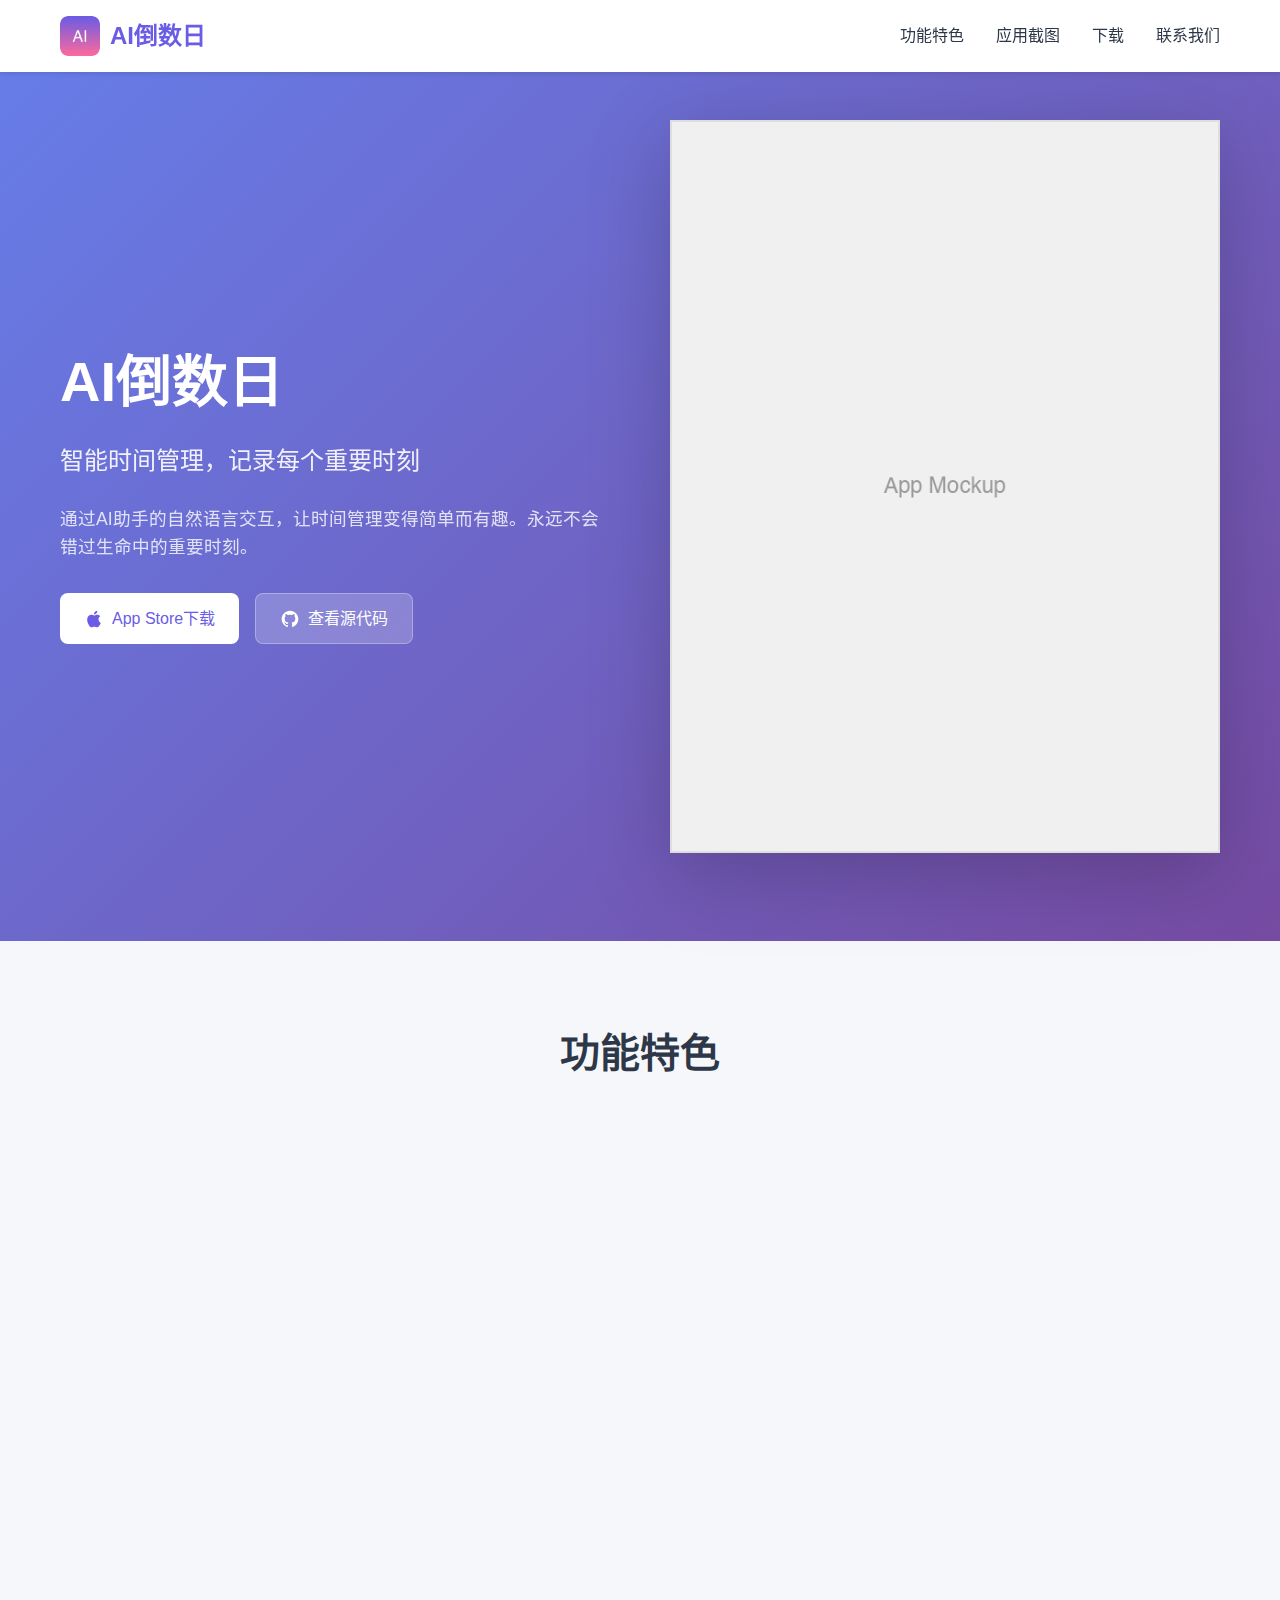
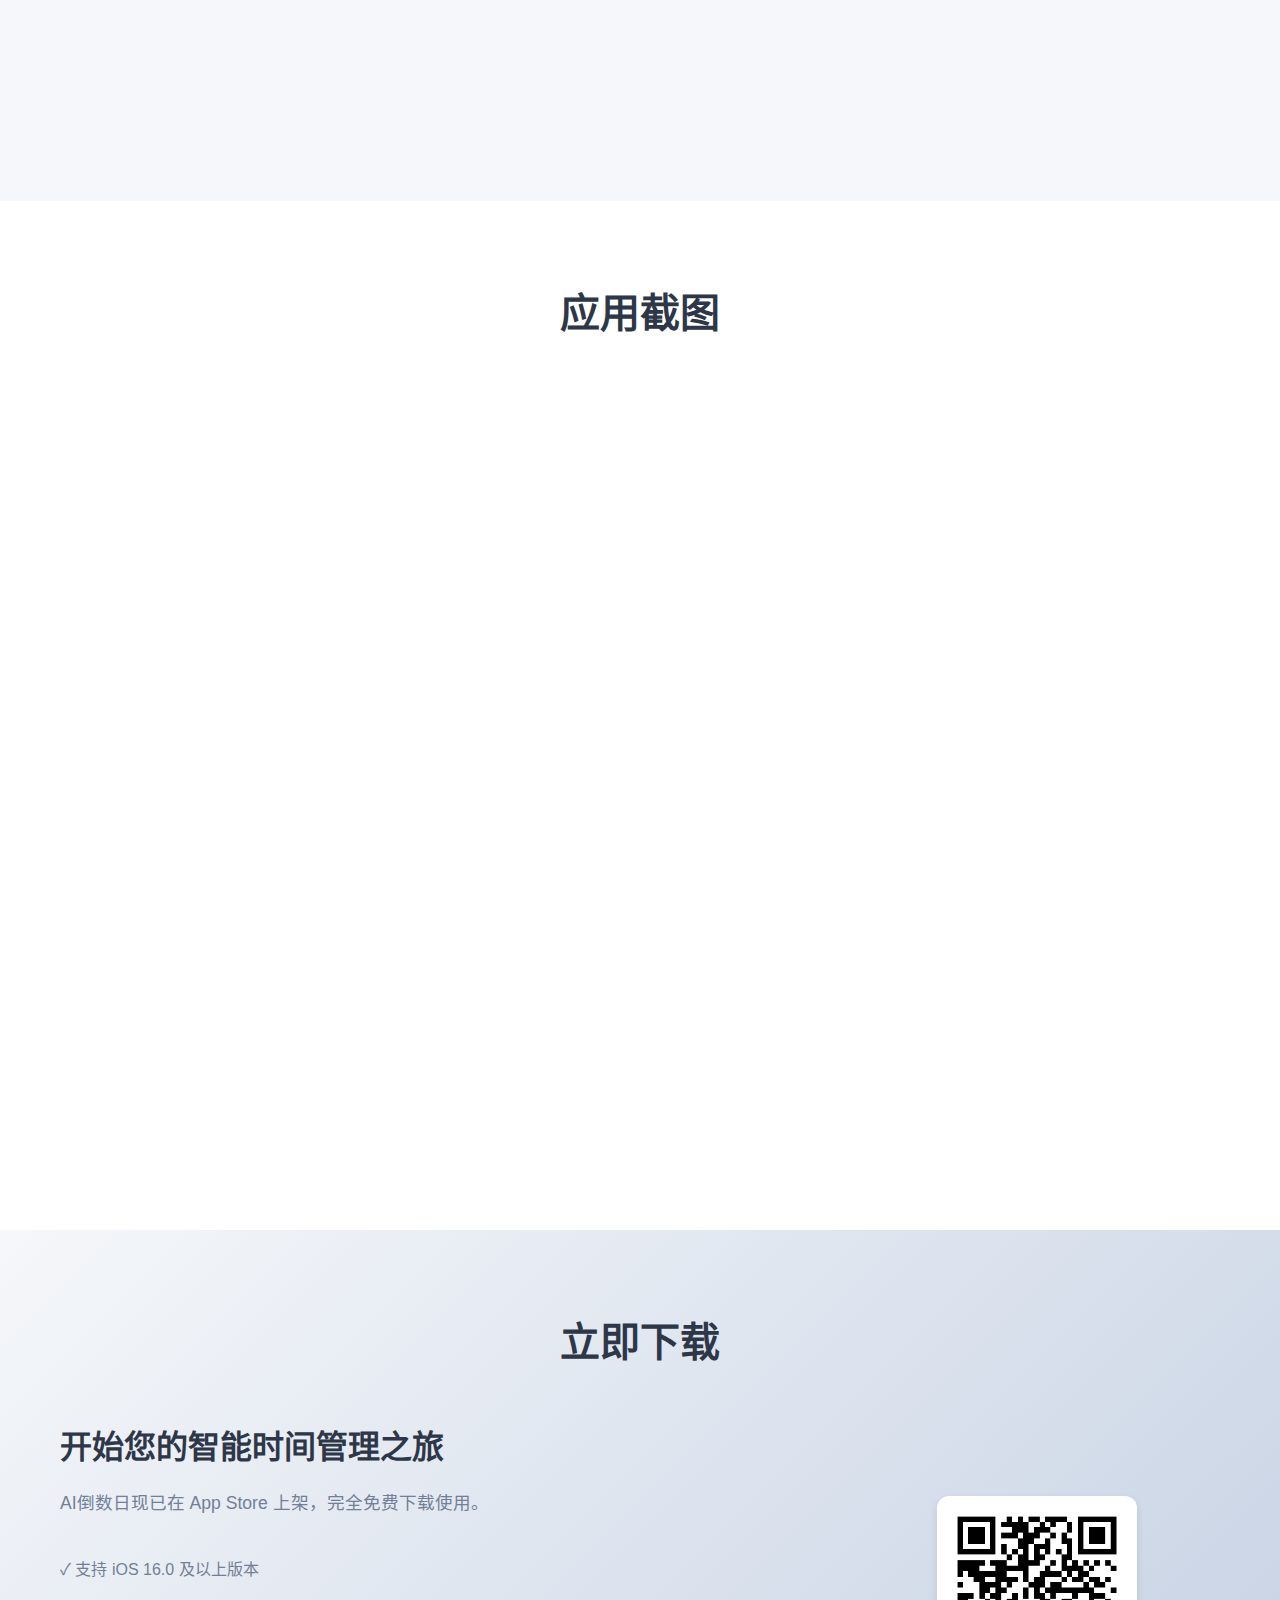
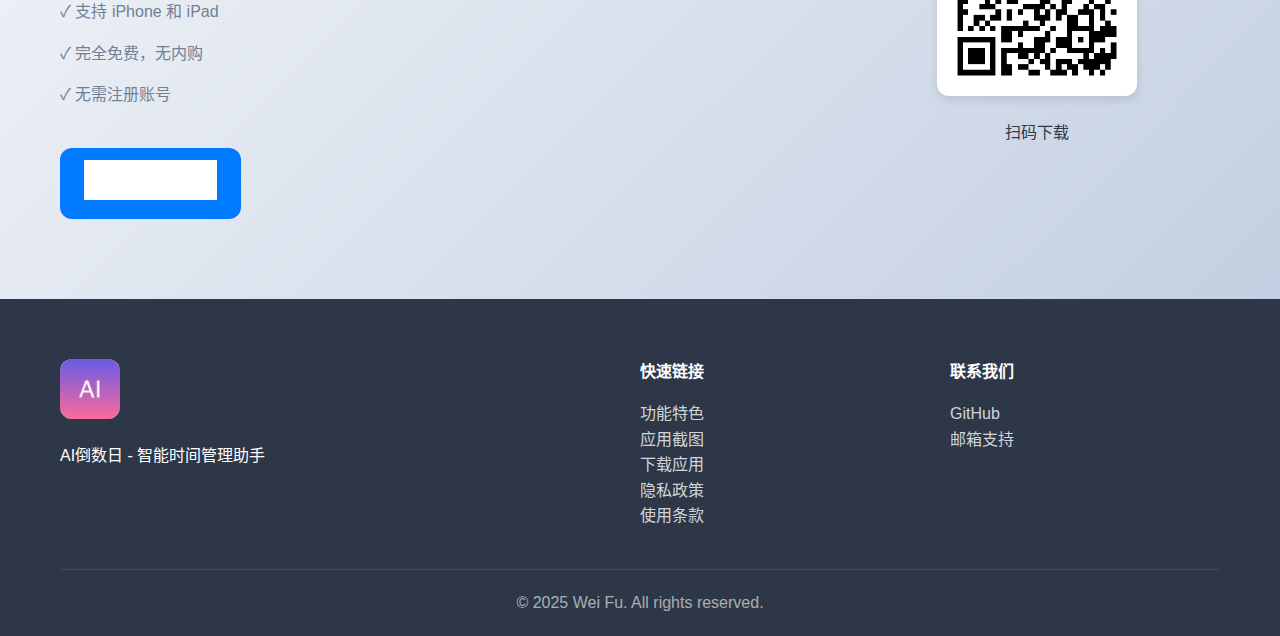
<file: docs/index.html>
<!DOCTYPE html>
<html lang="zh-CN">
<head>
    <meta charset="UTF-8">
    <meta name="viewport" content="width=device-width, initial-scale=1.0">
    <title>AI倒数日 - 智能时间管理助手</title>
    <meta name="description" content="AI倒数日是一款智能的时间管理应用，帮助您轻松记录和管理生活中的重要日期。">
    <link rel="stylesheet" href="styles.css">
    <link rel="icon" type="image/png" href="favicon.png">
</head>
<body>
    <!-- 导航栏 -->
    <nav class="navbar">
        <div class="container">
            <div class="nav-brand">
                <img src="images/app-icon.png" alt="AI倒数日" class="nav-logo">
                <span>AI倒数日</span>
            </div>
            <ul class="nav-menu">
                <li><a href="#features">功能特色</a></li>
                <li><a href="#screenshots">应用截图</a></li>
                <li><a href="#download">下载</a></li>
                <li><a href="#contact">联系我们</a></li>
            </ul>
        </div>
    </nav>

    <!-- 主页横幅 -->
    <section class="hero">
        <div class="container">
            <div class="hero-content">
                <div class="hero-text">
                    <h1>AI倒数日</h1>
                    <h2>智能时间管理，记录每个重要时刻</h2>
                    <p>通过AI助手的自然语言交互，让时间管理变得简单而有趣。永远不会错过生命中的重要时刻。</p>
                    <div class="hero-buttons">
                        <a href="#download" class="btn btn-primary">
                            <svg class="icon" viewBox="0 0 24 24" fill="currentColor">
                                <path d="M18.71 19.5c-.83 1.24-1.71 2.45-3.05 2.47-1.34.03-1.77-.79-3.29-.79-1.53 0-2 .77-3.27.82-1.31.05-2.3-1.32-3.14-2.53C4.25 17 2.94 12.45 4.7 9.39c.87-1.52 2.43-2.48 4.12-2.51 1.28-.02 2.5.87 3.29.87.78 0 2.26-1.07 3.81-.91.65.03 2.47.26 3.64 1.98-.09.06-2.17 1.28-2.15 3.81.03 3.02 2.65 4.03 2.68 4.04-.03.07-.42 1.44-1.38 2.83M13 3.5c.73-.83 1.94-1.46 2.94-1.5.13 1.17-.34 2.35-1.04 3.19-.69.85-1.83 1.51-2.95 1.42-.15-1.15.41-2.35 1.05-3.11z"/>
                            </svg>
                            App Store下载
                        </a>
                        <a href="https://github.com/WeiProduct/AIDailyMatters" class="btn btn-secondary">
                            <svg class="icon" viewBox="0 0 24 24" fill="currentColor">
                                <path d="M12 2C6.477 2 2 6.477 2 12c0 4.42 2.865 8.17 6.839 9.49.5.092.682-.217.682-.482 0-.237-.008-.866-.013-1.7-2.782.603-3.369-1.34-3.369-1.34-.454-1.156-1.11-1.462-1.11-1.462-.908-.62.069-.608.069-.608 1.003.07 1.531 1.03 1.531 1.03.892 1.529 2.341 1.087 2.91.831.092-.646.35-1.086.636-1.336-2.22-.253-4.555-1.11-4.555-4.943 0-1.091.39-1.984 1.029-2.683-.103-.253-.446-1.27.098-2.647 0 0 .84-.269 2.75 1.025A9.578 9.578 0 0112 6.836c.85.004 1.705.114 2.504.336 1.909-1.294 2.747-1.025 2.747-1.025.546 1.377.203 2.394.1 2.647.64.699 1.028 1.592 1.028 2.683 0 3.842-2.339 4.687-4.566 4.935.359.309.678.919.678 1.852 0 1.336-.012 2.415-.012 2.743 0 .267.18.578.688.48C19.138 20.167 22 16.418 22 12c0-5.523-4.477-10-10-10z"/>
                            </svg>
                            查看源代码
                        </a>
                    </div>
                </div>
                <div class="hero-image">
                    <img src="images/hero-mockup.png" alt="AI倒数日应用界面">
                </div>
            </div>
        </div>
    </section>

    <!-- 功能特色 -->
    <section id="features" class="features">
        <div class="container">
            <h2 class="section-title">功能特色</h2>
            <div class="features-grid">
                <div class="feature-card">
                    <div class="feature-icon">🤖</div>
                    <h3>AI智能助手</h3>
                    <p>通过自然语言对话，快速创建和管理倒数日。只需说"帮我创建妈妈生日倒数日"，AI就能理解并执行。</p>
                </div>
                <div class="feature-card">
                    <div class="feature-icon">📅</div>
                    <h3>月历视图</h3>
                    <p>直观的日历界面，一目了然查看所有重要日期分布，支持月份切换和快速导航。</p>
                </div>
                <div class="feature-card">
                    <div class="feature-icon">🏷️</div>
                    <h3>智能分类</h3>
                    <p>自定义分类管理，为不同类型的倒数日设置独特的图标和颜色，让管理更有序。</p>
                </div>
                <div class="feature-card">
                    <div class="feature-icon">📊</div>
                    <h3>数据统计</h3>
                    <p>详细的统计分析，了解您的时间规划习惯，帮助您更好地管理时间。</p>
                </div>
                <div class="feature-card">
                    <div class="feature-icon">⏰</div>
                    <h3>智能提醒</h3>
                    <p>重要事件提醒功能，确保您不会错过任何重要时刻。</p>
                </div>
                <div class="feature-card">
                    <div class="feature-icon">🔒</div>
                    <h3>隐私保护</h3>
                    <p>所有数据本地存储，充分保护您的隐私安全。</p>
                </div>
            </div>
        </div>
    </section>

    <!-- 应用截图 -->
    <section id="screenshots" class="screenshots">
        <div class="container">
            <h2 class="section-title">应用截图</h2>
            <div class="screenshot-slider">
                <div class="screenshot-container">
                    <div class="screenshot">
                        <img src="images/screenshot-1.png" alt="主页界面">
                        <p>主页 - 倒数日列表</p>
                    </div>
                    <div class="screenshot">
                        <img src="images/screenshot-2.png" alt="AI对话">
                        <p>AI智能助手</p>
                    </div>
                    <div class="screenshot">
                        <img src="images/screenshot-3.png" alt="月历视图">
                        <p>月历视图</p>
                    </div>
                    <div class="screenshot">
                        <img src="images/screenshot-4.png" alt="创建倒数日">
                        <p>创建倒数日</p>
                    </div>
                    <div class="screenshot">
                        <img src="images/screenshot-5.png" alt="数据统计">
                        <p>数据统计</p>
                    </div>
                </div>
            </div>
        </div>
    </section>

    <!-- 下载区域 -->
    <section id="download" class="download">
        <div class="container">
            <h2 class="section-title">立即下载</h2>
            <div class="download-content">
                <div class="download-info">
                    <h3>开始您的智能时间管理之旅</h3>
                    <p>AI倒数日现已在 App Store 上架，完全免费下载使用。</p>
                    <ul class="download-features">
                        <li>✓ 支持 iOS 16.0 及以上版本</li>
                        <li>✓ 支持 iPhone 和 iPad</li>
                        <li>✓ 完全免费，无内购</li>
                        <li>✓ 无需注册账号</li>
                    </ul>
                    <a href="#" class="app-store-badge">
                        <img src="images/app-store-badge.png" alt="Download on the App Store">
                    </a>
                </div>
                <div class="download-qr">
                    <img src="images/qr-code.png" alt="下载二维码">
                    <p>扫码下载</p>
                </div>
            </div>
        </div>
    </section>

    <!-- 页脚 -->
    <footer id="contact" class="footer">
        <div class="container">
            <div class="footer-content">
                <div class="footer-brand">
                    <img src="images/app-icon.png" alt="AI倒数日" class="footer-logo">
                    <p>AI倒数日 - 智能时间管理助手</p>
                </div>
                <div class="footer-links">
                    <h4>快速链接</h4>
                    <ul>
                        <li><a href="#features">功能特色</a></li>
                        <li><a href="#screenshots">应用截图</a></li>
                        <li><a href="#download">下载应用</a></li>
                        <li><a href="privacy.html">隐私政策</a></li>
                        <li><a href="terms.html">使用条款</a></li>
                    </ul>
                </div>
                <div class="footer-contact">
                    <h4>联系我们</h4>
                    <ul>
                        <li><a href="https://github.com/WeiProduct/AIDailyMatters">GitHub</a></li>
                        <li><a href="mailto:support@aidailymatters.com">邮箱支持</a></li>
                    </ul>
                </div>
            </div>
            <div class="footer-bottom">
                <p>&copy; 2025 Wei Fu. All rights reserved.</p>
            </div>
        </div>
    </footer>

    <script src="script.js"></script>
</body>
</html>
</file>
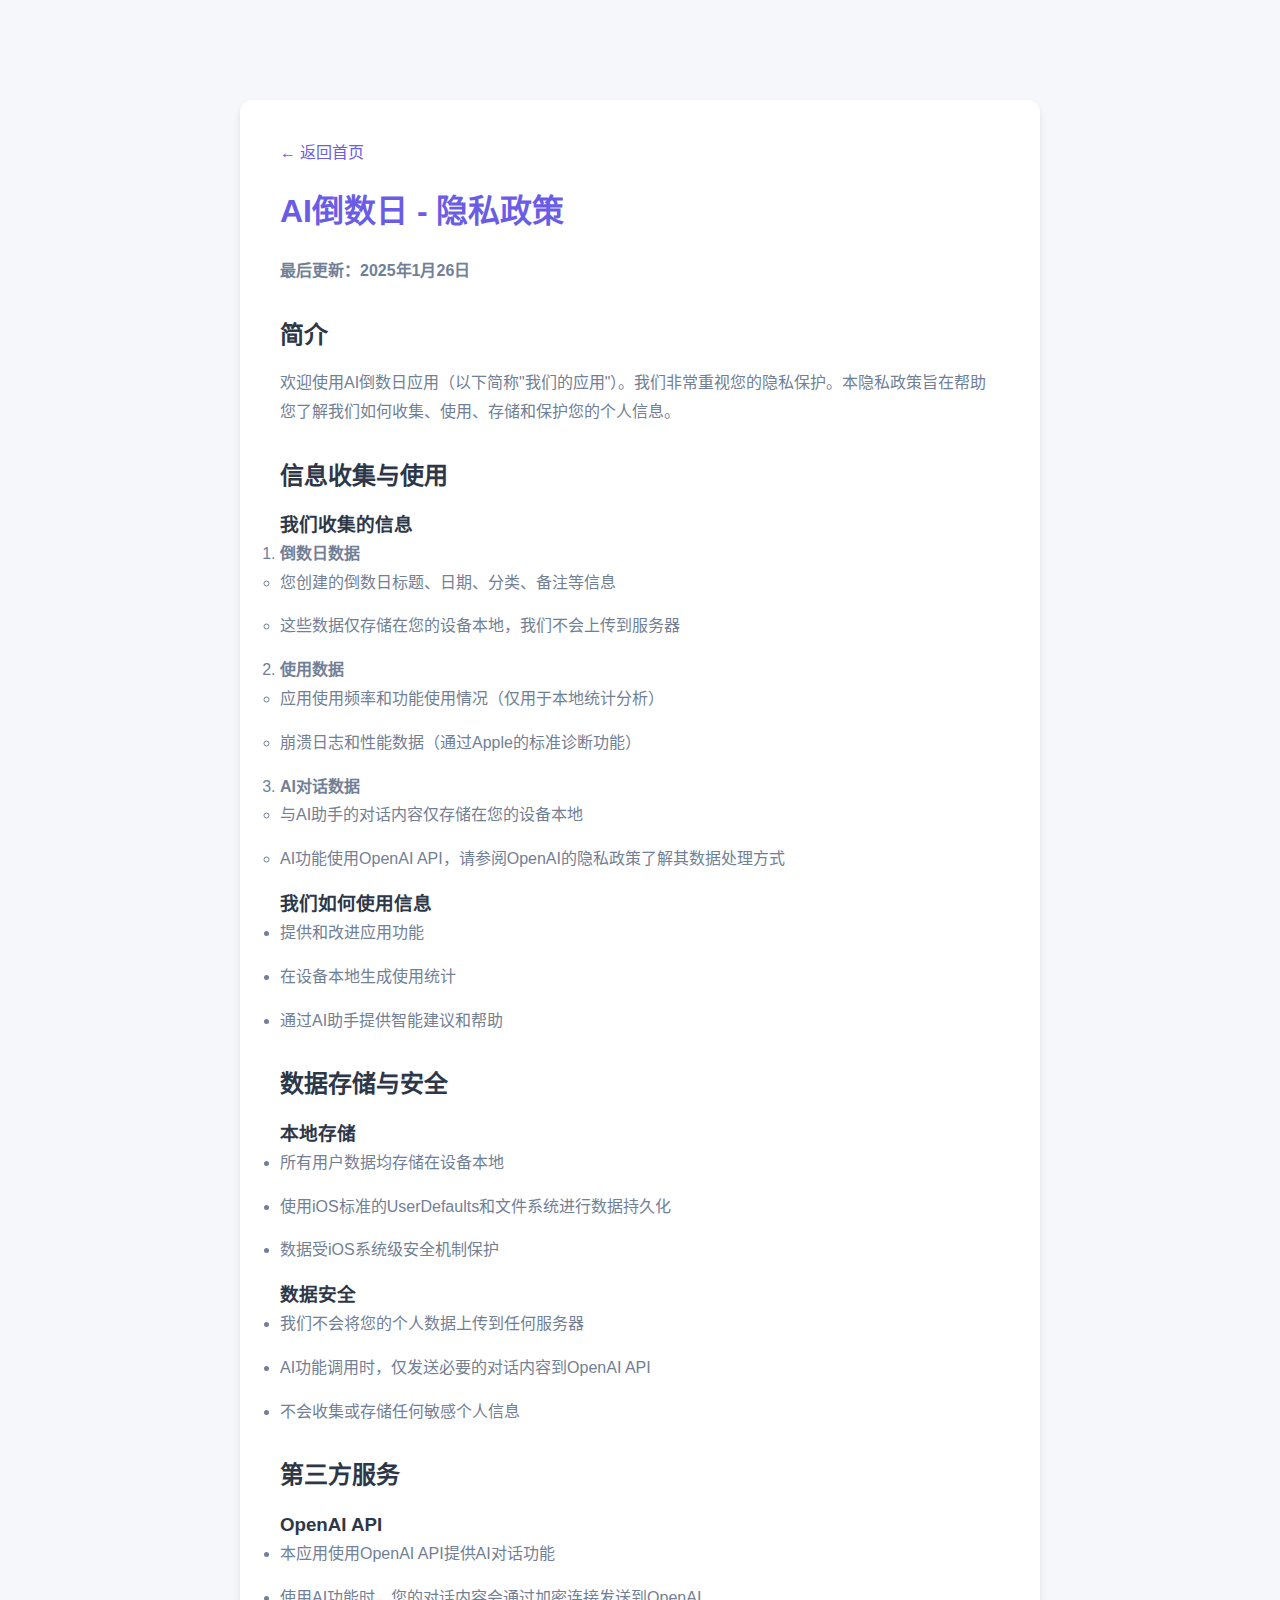
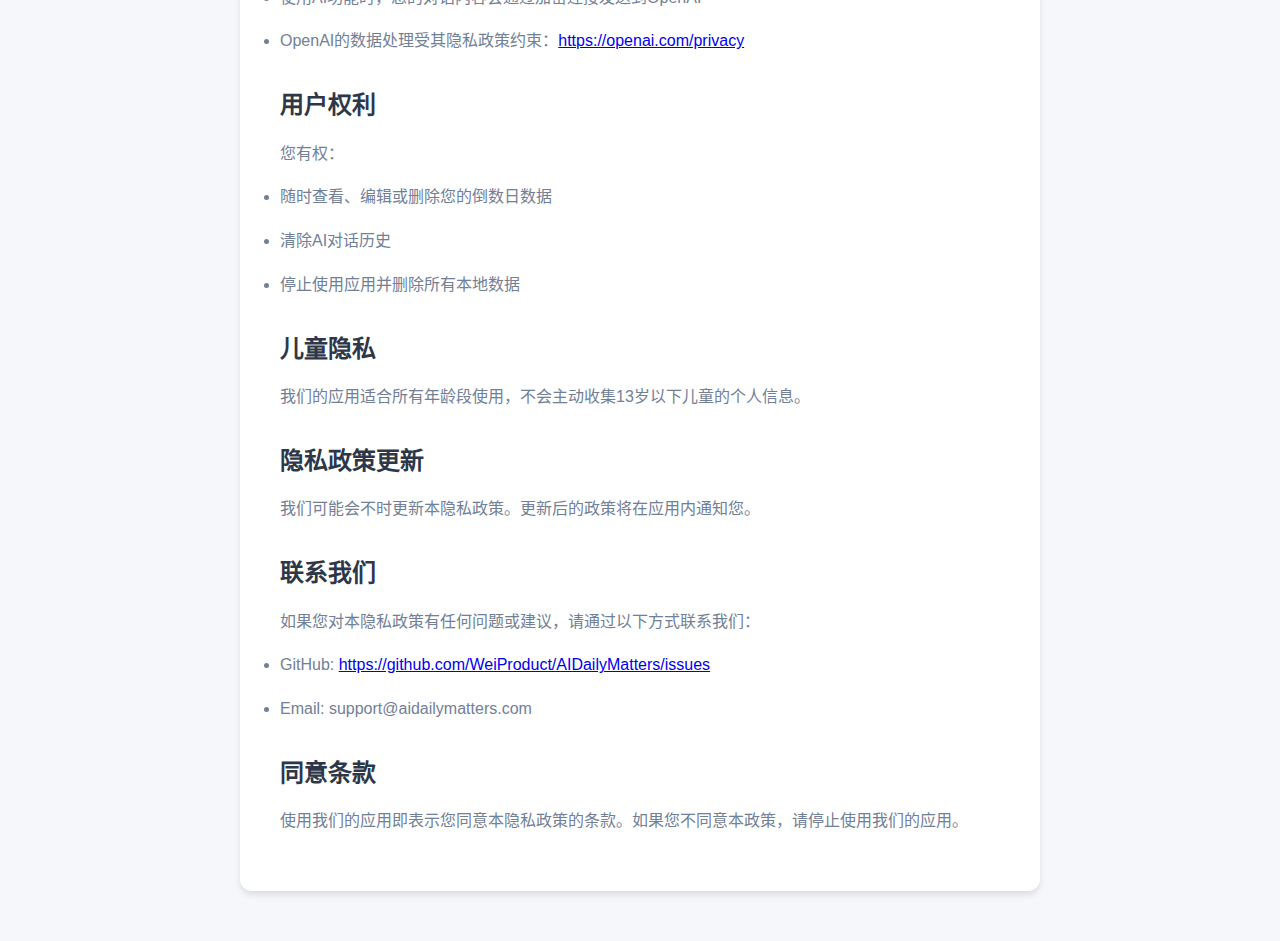
<file: docs/privacy.html>
<!DOCTYPE html>
<html lang="zh-CN">
<head>
    <meta charset="UTF-8">
    <meta name="viewport" content="width=device-width, initial-scale=1.0">
    <title>隐私政策 - AI倒数日</title>
    <link rel="stylesheet" href="styles.css">
    <style>
        .content {
            max-width: 800px;
            margin: 100px auto 50px;
            padding: 0 20px;
            background: white;
            border-radius: 12px;
            box-shadow: 0 4px 6px rgba(0,0,0,0.1);
            padding: 40px;
        }
        .content h1 {
            color: var(--primary-color);
            margin-bottom: 20px;
        }
        .content h2 {
            color: var(--text-primary);
            margin-top: 30px;
            margin-bottom: 15px;
        }
        .content p, .content li {
            line-height: 1.8;
            color: var(--text-secondary);
            margin-bottom: 15px;
        }
        .back-link {
            display: inline-block;
            margin-bottom: 20px;
            color: var(--primary-color);
            text-decoration: none;
        }
        .back-link:hover {
            text-decoration: underline;
        }
    </style>
</head>
<body>
    <div class="content">
        <a href="index.html" class="back-link">← 返回首页</a>
        
        <h1>AI倒数日 - 隐私政策</h1>
        <p><strong>最后更新：2025年1月26日</strong></p>

        <h2>简介</h2>
        <p>欢迎使用AI倒数日应用（以下简称"我们的应用"）。我们非常重视您的隐私保护。本隐私政策旨在帮助您了解我们如何收集、使用、存储和保护您的个人信息。</p>

        <h2>信息收集与使用</h2>
        
        <h3>我们收集的信息</h3>
        <ol>
            <li><strong>倒数日数据</strong>
                <ul>
                    <li>您创建的倒数日标题、日期、分类、备注等信息</li>
                    <li>这些数据仅存储在您的设备本地，我们不会上传到服务器</li>
                </ul>
            </li>
            <li><strong>使用数据</strong>
                <ul>
                    <li>应用使用频率和功能使用情况（仅用于本地统计分析）</li>
                    <li>崩溃日志和性能数据（通过Apple的标准诊断功能）</li>
                </ul>
            </li>
            <li><strong>AI对话数据</strong>
                <ul>
                    <li>与AI助手的对话内容仅存储在您的设备本地</li>
                    <li>AI功能使用OpenAI API，请参阅OpenAI的隐私政策了解其数据处理方式</li>
                </ul>
            </li>
        </ol>

        <h3>我们如何使用信息</h3>
        <ul>
            <li>提供和改进应用功能</li>
            <li>在设备本地生成使用统计</li>
            <li>通过AI助手提供智能建议和帮助</li>
        </ul>

        <h2>数据存储与安全</h2>
        
        <h3>本地存储</h3>
        <ul>
            <li>所有用户数据均存储在设备本地</li>
            <li>使用iOS标准的UserDefaults和文件系统进行数据持久化</li>
            <li>数据受iOS系统级安全机制保护</li>
        </ul>

        <h3>数据安全</h3>
        <ul>
            <li>我们不会将您的个人数据上传到任何服务器</li>
            <li>AI功能调用时，仅发送必要的对话内容到OpenAI API</li>
            <li>不会收集或存储任何敏感个人信息</li>
        </ul>

        <h2>第三方服务</h2>
        
        <h3>OpenAI API</h3>
        <ul>
            <li>本应用使用OpenAI API提供AI对话功能</li>
            <li>使用AI功能时，您的对话内容会通过加密连接发送到OpenAI</li>
            <li>OpenAI的数据处理受其隐私政策约束：<a href="https://openai.com/privacy" target="_blank">https://openai.com/privacy</a></li>
        </ul>

        <h2>用户权利</h2>
        <p>您有权：</p>
        <ul>
            <li>随时查看、编辑或删除您的倒数日数据</li>
            <li>清除AI对话历史</li>
            <li>停止使用应用并删除所有本地数据</li>
        </ul>

        <h2>儿童隐私</h2>
        <p>我们的应用适合所有年龄段使用，不会主动收集13岁以下儿童的个人信息。</p>

        <h2>隐私政策更新</h2>
        <p>我们可能会不时更新本隐私政策。更新后的政策将在应用内通知您。</p>

        <h2>联系我们</h2>
        <p>如果您对本隐私政策有任何问题或建议，请通过以下方式联系我们：</p>
        <ul>
            <li>GitHub: <a href="https://github.com/WeiProduct/AIDailyMatters/issues" target="_blank">https://github.com/WeiProduct/AIDailyMatters/issues</a></li>
            <li>Email: support@aidailymatters.com</li>
        </ul>

        <h2>同意条款</h2>
        <p>使用我们的应用即表示您同意本隐私政策的条款。如果您不同意本政策，请停止使用我们的应用。</p>
    </div>
</body>
</html>
</file>
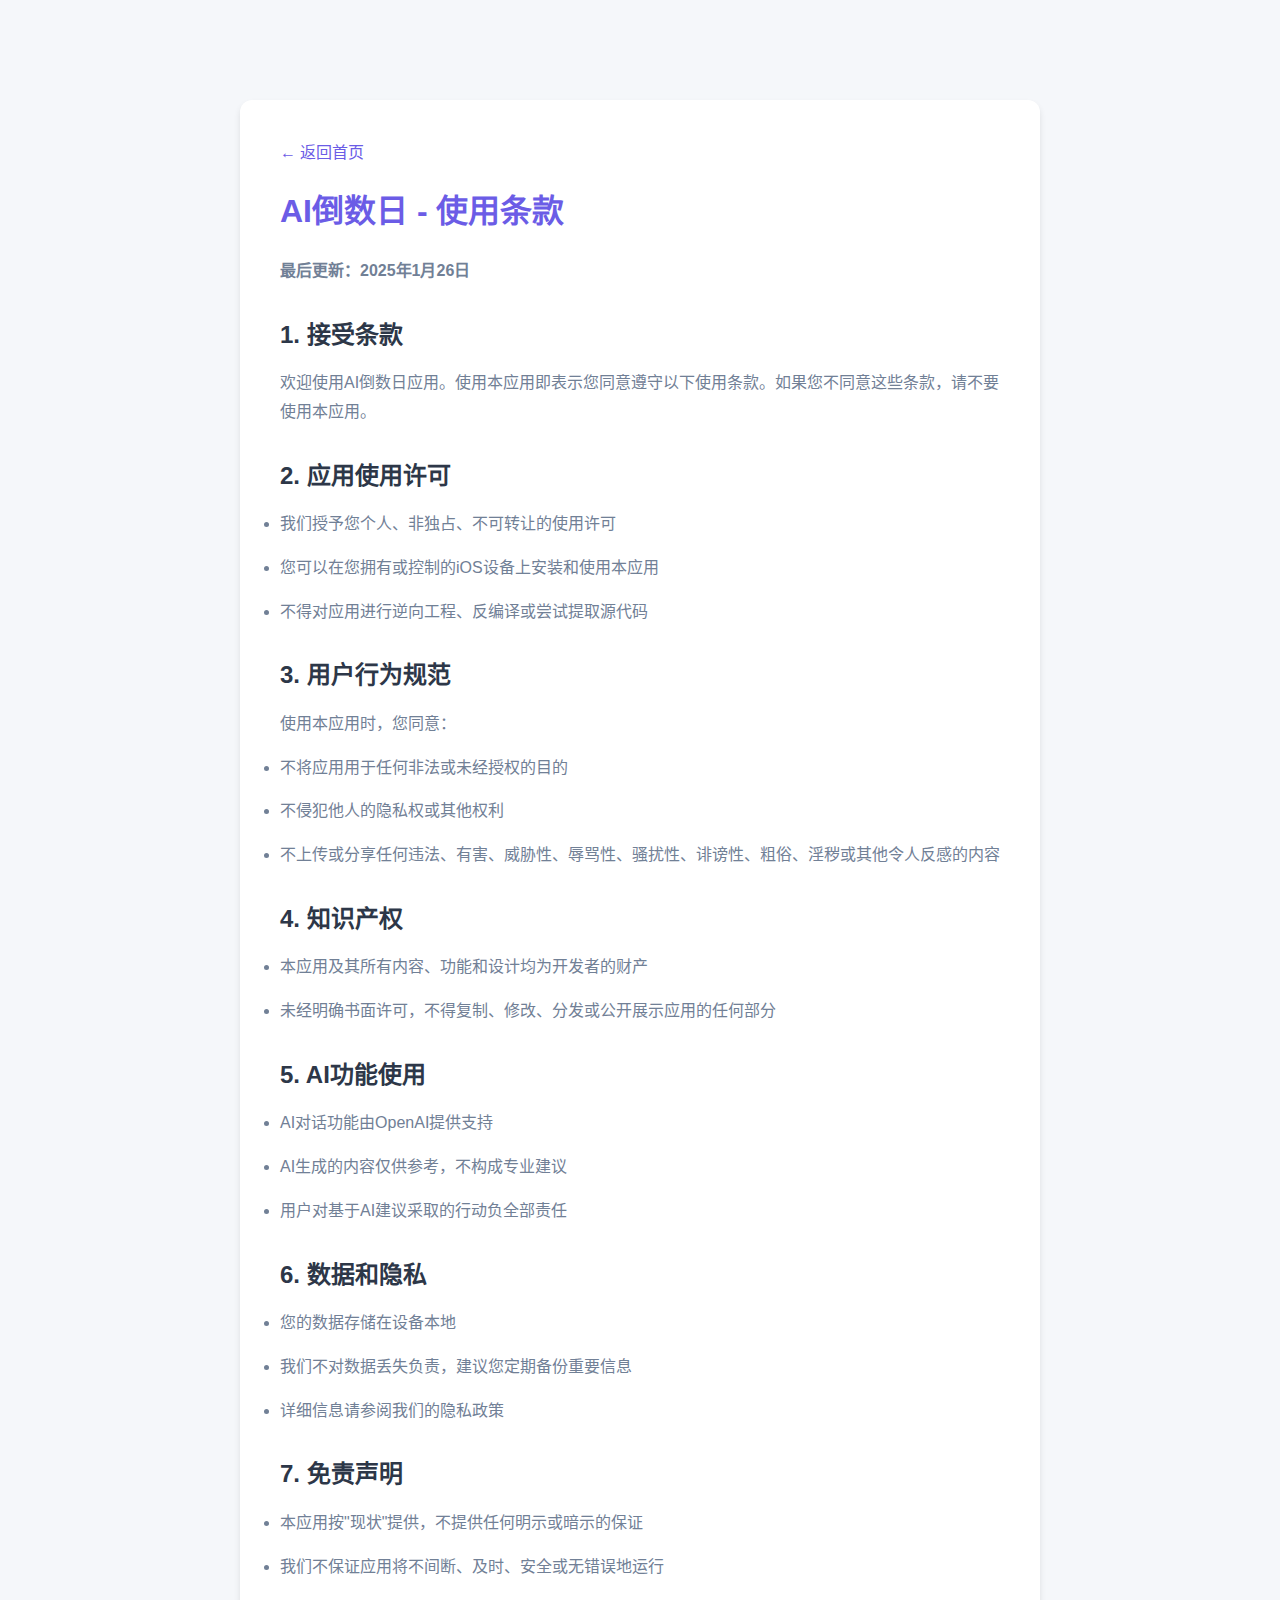
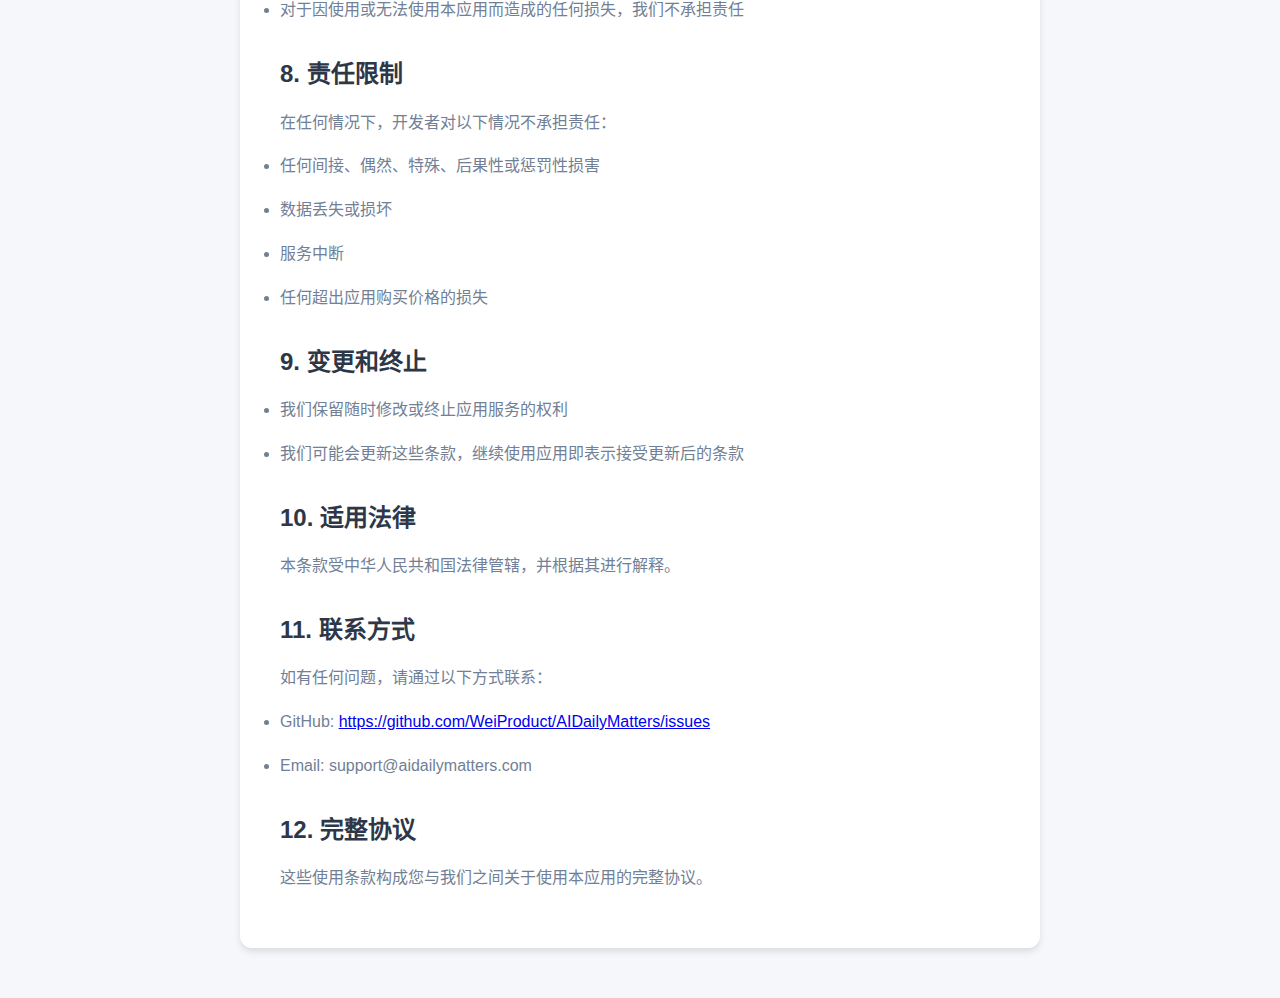
<file: docs/terms.html>
<!DOCTYPE html>
<html lang="zh-CN">
<head>
    <meta charset="UTF-8">
    <meta name="viewport" content="width=device-width, initial-scale=1.0">
    <title>使用条款 - AI倒数日</title>
    <link rel="stylesheet" href="styles.css">
    <style>
        .content {
            max-width: 800px;
            margin: 100px auto 50px;
            padding: 0 20px;
            background: white;
            border-radius: 12px;
            box-shadow: 0 4px 6px rgba(0,0,0,0.1);
            padding: 40px;
        }
        .content h1 {
            color: var(--primary-color);
            margin-bottom: 20px;
        }
        .content h2 {
            color: var(--text-primary);
            margin-top: 30px;
            margin-bottom: 15px;
        }
        .content p, .content li {
            line-height: 1.8;
            color: var(--text-secondary);
            margin-bottom: 15px;
        }
        .back-link {
            display: inline-block;
            margin-bottom: 20px;
            color: var(--primary-color);
            text-decoration: none;
        }
        .back-link:hover {
            text-decoration: underline;
        }
    </style>
</head>
<body>
    <div class="content">
        <a href="index.html" class="back-link">← 返回首页</a>
        
        <h1>AI倒数日 - 使用条款</h1>
        <p><strong>最后更新：2025年1月26日</strong></p>

        <h2>1. 接受条款</h2>
        <p>欢迎使用AI倒数日应用。使用本应用即表示您同意遵守以下使用条款。如果您不同意这些条款，请不要使用本应用。</p>

        <h2>2. 应用使用许可</h2>
        <ul>
            <li>我们授予您个人、非独占、不可转让的使用许可</li>
            <li>您可以在您拥有或控制的iOS设备上安装和使用本应用</li>
            <li>不得对应用进行逆向工程、反编译或尝试提取源代码</li>
        </ul>

        <h2>3. 用户行为规范</h2>
        <p>使用本应用时，您同意：</p>
        <ul>
            <li>不将应用用于任何非法或未经授权的目的</li>
            <li>不侵犯他人的隐私权或其他权利</li>
            <li>不上传或分享任何违法、有害、威胁性、辱骂性、骚扰性、诽谤性、粗俗、淫秽或其他令人反感的内容</li>
        </ul>

        <h2>4. 知识产权</h2>
        <ul>
            <li>本应用及其所有内容、功能和设计均为开发者的财产</li>
            <li>未经明确书面许可，不得复制、修改、分发或公开展示应用的任何部分</li>
        </ul>

        <h2>5. AI功能使用</h2>
        <ul>
            <li>AI对话功能由OpenAI提供支持</li>
            <li>AI生成的内容仅供参考，不构成专业建议</li>
            <li>用户对基于AI建议采取的行动负全部责任</li>
        </ul>

        <h2>6. 数据和隐私</h2>
        <ul>
            <li>您的数据存储在设备本地</li>
            <li>我们不对数据丢失负责，建议您定期备份重要信息</li>
            <li>详细信息请参阅我们的隐私政策</li>
        </ul>

        <h2>7. 免责声明</h2>
        <ul>
            <li>本应用按"现状"提供，不提供任何明示或暗示的保证</li>
            <li>我们不保证应用将不间断、及时、安全或无错误地运行</li>
            <li>对于因使用或无法使用本应用而造成的任何损失，我们不承担责任</li>
        </ul>

        <h2>8. 责任限制</h2>
        <p>在任何情况下，开发者对以下情况不承担责任：</p>
        <ul>
            <li>任何间接、偶然、特殊、后果性或惩罚性损害</li>
            <li>数据丢失或损坏</li>
            <li>服务中断</li>
            <li>任何超出应用购买价格的损失</li>
        </ul>

        <h2>9. 变更和终止</h2>
        <ul>
            <li>我们保留随时修改或终止应用服务的权利</li>
            <li>我们可能会更新这些条款，继续使用应用即表示接受更新后的条款</li>
        </ul>

        <h2>10. 适用法律</h2>
        <p>本条款受中华人民共和国法律管辖，并根据其进行解释。</p>

        <h2>11. 联系方式</h2>
        <p>如有任何问题，请通过以下方式联系：</p>
        <ul>
            <li>GitHub: <a href="https://github.com/WeiProduct/AIDailyMatters/issues" target="_blank">https://github.com/WeiProduct/AIDailyMatters/issues</a></li>
            <li>Email: support@aidailymatters.com</li>
        </ul>

        <h2>12. 完整协议</h2>
        <p>这些使用条款构成您与我们之间关于使用本应用的完整协议。</p>
    </div>
</body>
</html>
</file>
<file: docs/styles.css>
/* 全局样式 */
* {
    margin: 0;
    padding: 0;
    box-sizing: border-box;
}

:root {
    --primary-color: #6B5CE6;
    --secondary-color: #FF6B9D;
    --accent-color: #FFCE00;
    --text-primary: #2D3748;
    --text-secondary: #718096;
    --background: #F5F7FA;
    --card-background: #FFFFFF;
    --gradient-start: #667EEA;
    --gradient-end: #764BA2;
}

body {
    font-family: -apple-system, BlinkMacSystemFont, 'Segoe UI', Roboto, 'Helvetica Neue', Arial, sans-serif;
    line-height: 1.6;
    color: var(--text-primary);
    background-color: var(--background);
}

.container {
    max-width: 1200px;
    margin: 0 auto;
    padding: 0 20px;
}

/* 导航栏 */
.navbar {
    background: var(--card-background);
    box-shadow: 0 2px 4px rgba(0,0,0,0.1);
    position: fixed;
    top: 0;
    width: 100%;
    z-index: 1000;
}

.navbar .container {
    display: flex;
    justify-content: space-between;
    align-items: center;
    padding: 1rem 20px;
}

.nav-brand {
    display: flex;
    align-items: center;
    font-size: 1.5rem;
    font-weight: bold;
    color: var(--primary-color);
}

.nav-logo {
    width: 40px;
    height: 40px;
    margin-right: 10px;
    border-radius: 8px;
}

.nav-menu {
    display: flex;
    list-style: none;
    gap: 2rem;
}

.nav-menu a {
    text-decoration: none;
    color: var(--text-primary);
    transition: color 0.3s;
}

.nav-menu a:hover {
    color: var(--primary-color);
}

/* 主页横幅 */
.hero {
    padding: 120px 0 80px;
    background: linear-gradient(135deg, var(--gradient-start) 0%, var(--gradient-end) 100%);
    color: white;
}

.hero-content {
    display: grid;
    grid-template-columns: 1fr 1fr;
    gap: 60px;
    align-items: center;
}

.hero-text h1 {
    font-size: 3.5rem;
    margin-bottom: 1rem;
}

.hero-text h2 {
    font-size: 1.5rem;
    font-weight: normal;
    margin-bottom: 1.5rem;
    opacity: 0.9;
}

.hero-text p {
    font-size: 1.1rem;
    margin-bottom: 2rem;
    opacity: 0.8;
}

.hero-buttons {
    display: flex;
    gap: 1rem;
}

.btn {
    display: inline-flex;
    align-items: center;
    gap: 0.5rem;
    padding: 12px 24px;
    border-radius: 8px;
    text-decoration: none;
    font-weight: 500;
    transition: all 0.3s;
}

.btn-primary {
    background: white;
    color: var(--primary-color);
}

.btn-primary:hover {
    transform: translateY(-2px);
    box-shadow: 0 4px 12px rgba(255,255,255,0.3);
}

.btn-secondary {
    background: rgba(255,255,255,0.2);
    color: white;
    border: 1px solid rgba(255,255,255,0.3);
}

.btn-secondary:hover {
    background: rgba(255,255,255,0.3);
}

.icon {
    width: 20px;
    height: 20px;
}

.hero-image img {
    width: 100%;
    height: auto;
    filter: drop-shadow(0 20px 40px rgba(0,0,0,0.2));
}

/* 功能特色 */
.features {
    padding: 80px 0;
}

.section-title {
    text-align: center;
    font-size: 2.5rem;
    margin-bottom: 3rem;
    color: var(--text-primary);
}

.features-grid {
    display: grid;
    grid-template-columns: repeat(auto-fit, minmax(350px, 1fr));
    gap: 30px;
}

.feature-card {
    background: var(--card-background);
    padding: 30px;
    border-radius: 12px;
    box-shadow: 0 4px 6px rgba(0,0,0,0.1);
    transition: transform 0.3s, box-shadow 0.3s;
}

.feature-card:hover {
    transform: translateY(-5px);
    box-shadow: 0 8px 16px rgba(0,0,0,0.15);
}

.feature-icon {
    font-size: 3rem;
    margin-bottom: 1rem;
}

.feature-card h3 {
    font-size: 1.5rem;
    margin-bottom: 1rem;
    color: var(--primary-color);
}

.feature-card p {
    color: var(--text-secondary);
    line-height: 1.8;
}

/* 应用截图 */
.screenshots {
    padding: 80px 0;
    background: var(--card-background);
}

.screenshot-slider {
    overflow-x: auto;
    padding: 20px 0;
}

.screenshot-container {
    display: flex;
    gap: 30px;
    padding-bottom: 20px;
}

.screenshot {
    flex: 0 0 300px;
    text-align: center;
}

.screenshot img {
    width: 100%;
    height: auto;
    border-radius: 12px;
    box-shadow: 0 8px 16px rgba(0,0,0,0.1);
    margin-bottom: 1rem;
}

.screenshot p {
    color: var(--text-secondary);
    font-size: 0.9rem;
}

/* 下载区域 */
.download {
    padding: 80px 0;
    background: linear-gradient(135deg, #f5f7fa 0%, #c3cfe2 100%);
}

.download-content {
    display: grid;
    grid-template-columns: 2fr 1fr;
    gap: 60px;
    align-items: center;
}

.download-info h3 {
    font-size: 2rem;
    margin-bottom: 1rem;
    color: var(--text-primary);
}

.download-info p {
    font-size: 1.1rem;
    margin-bottom: 2rem;
    color: var(--text-secondary);
}

.download-features {
    list-style: none;
    margin-bottom: 2rem;
}

.download-features li {
    padding: 0.5rem 0;
    color: var(--text-secondary);
}

.app-store-badge {
    display: inline-block;
    background: #007AFF;
    padding: 12px 24px;
    border-radius: 12px;
    transition: all 0.3s;
    text-decoration: none;
}

.app-store-badge:hover {
    background: #0051D5;
    transform: translateY(-2px);
    box-shadow: 0 6px 20px rgba(0, 122, 255, 0.3);
}

.app-store-badge img {
    height: 40px;
    filter: brightness(0) invert(1);
}

.download-qr {
    text-align: center;
}

.download-qr img {
    width: 200px;
    height: 200px;
    margin-bottom: 1rem;
    background: white;
    padding: 20px;
    border-radius: 12px;
    box-shadow: 0 4px 8px rgba(0,0,0,0.1);
}

/* 页脚 */
.footer {
    background: var(--text-primary);
    color: white;
    padding: 60px 0 20px;
}

.footer-content {
    display: grid;
    grid-template-columns: 2fr 1fr 1fr;
    gap: 40px;
    margin-bottom: 40px;
}

.footer-logo {
    width: 60px;
    height: 60px;
    margin-bottom: 1rem;
    border-radius: 12px;
}

.footer h4 {
    margin-bottom: 1rem;
}

.footer ul {
    list-style: none;
}

.footer a {
    color: rgba(255,255,255,0.8);
    text-decoration: none;
    transition: color 0.3s;
}

.footer a:hover {
    color: white;
}

.footer-bottom {
    text-align: center;
    padding-top: 20px;
    border-top: 1px solid rgba(255,255,255,0.1);
    color: rgba(255,255,255,0.6);
}

/* Language Overlay */
.language-overlay {
    position: fixed;
    top: 0;
    left: 0;
    width: 100%;
    height: 100%;
    background: rgba(0, 0, 0, 0.8);
    display: flex;
    align-items: center;
    justify-content: center;
    z-index: 9999;
}

.language-modal {
    background: var(--card-background);
    padding: 40px;
    border-radius: 16px;
    text-align: center;
    max-width: 500px;
    width: 90%;
    box-shadow: 0 20px 60px rgba(0, 0, 0, 0.3);
}

.language-title {
    font-size: 1.8rem;
    margin-bottom: 30px;
    color: var(--text-primary);
}

.language-buttons {
    display: flex;
    gap: 20px;
    justify-content: center;
}

.lang-btn {
    display: flex;
    flex-direction: column;
    align-items: center;
    gap: 10px;
    padding: 30px 40px;
    background: var(--background);
    border: 2px solid transparent;
    border-radius: 12px;
    cursor: pointer;
    transition: all 0.3s;
    font-size: 1rem;
    color: var(--text-primary);
}

.lang-btn:hover {
    transform: translateY(-5px);
    border-color: var(--primary-color);
    box-shadow: 0 8px 20px rgba(107, 92, 230, 0.2);
}

.lang-flag {
    font-size: 3rem;
}

.lang-name {
    font-weight: 600;
}

.lang-switch {
    font-size: 1.2rem;
    cursor: pointer;
}

/* 响应式设计 */
@media (max-width: 768px) {
    .nav-menu {
        display: none;
    }
    
    .hero-content {
        grid-template-columns: 1fr;
        text-align: center;
    }
    
    .hero-text h1 {
        font-size: 2.5rem;
    }
    
    .hero-buttons {
        justify-content: center;
        flex-wrap: wrap;
    }
    
    .features-grid {
        grid-template-columns: 1fr;
    }
    
    .download-content {
        grid-template-columns: 1fr;
        text-align: center;
    }
    
    .footer-content {
        grid-template-columns: 1fr;
        text-align: center;
    }
    
    .language-buttons {
        flex-direction: column;
    }
    
    .lang-btn {
        width: 100%;
        padding: 20px;
    }
}
</file>
